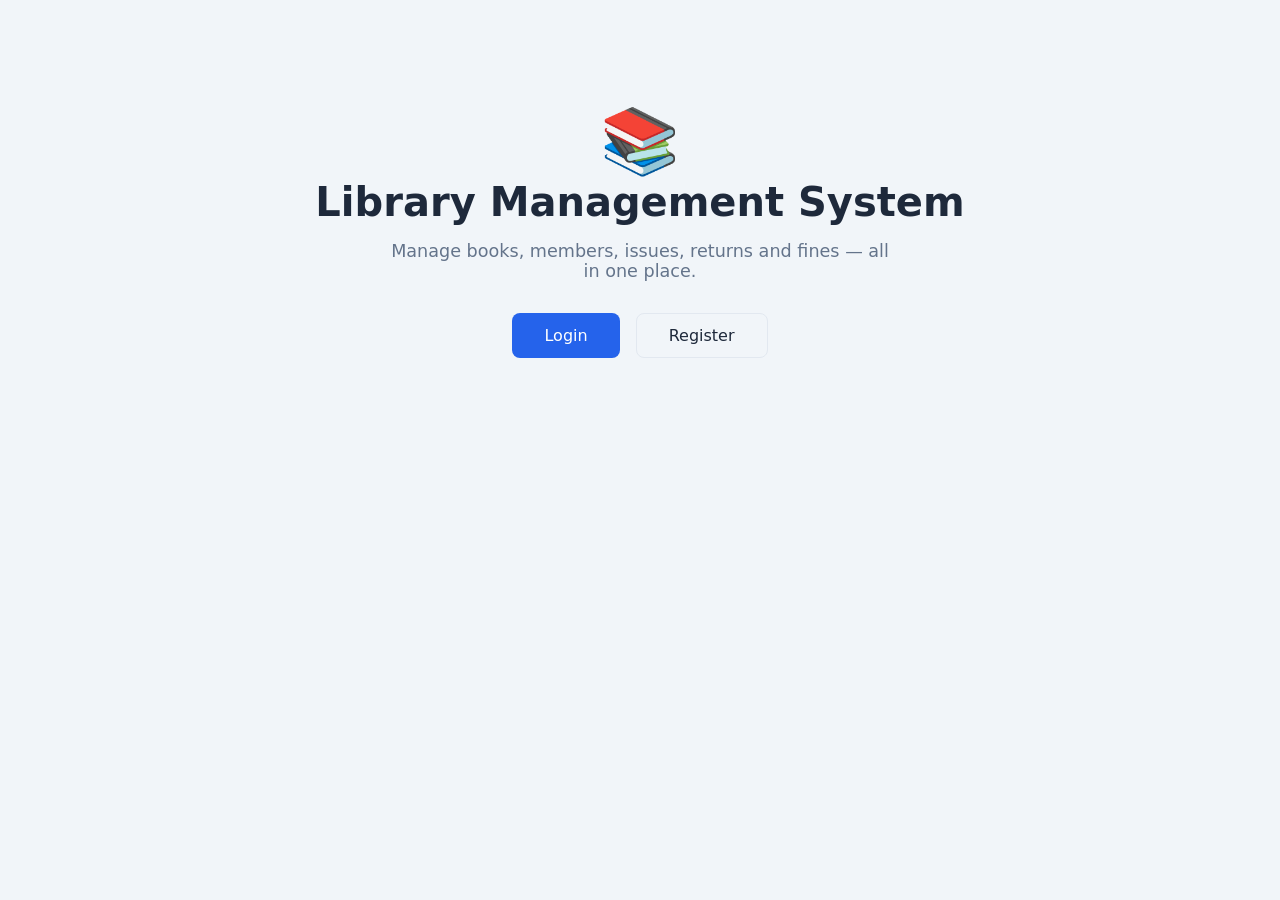
<file: frontend/index.html>
<!DOCTYPE html>
<html lang="en">
<head>
  <meta charset="UTF-8">
  <meta name="viewport" content="width=device-width, initial-scale=1.0">
  <title>Library Management System</title>
  <link rel="stylesheet" href="css/style.css">
  <style>
    .hero { text-align:center; padding: 5rem 1rem; }
    .hero h1 { font-size:2.5rem; margin-bottom:1rem; }
    .hero p  { font-size:1.1rem; color:#64748b; margin-bottom:2rem; max-width:500px; margin-left:auto; margin-right:auto; }
    .hero-btns { display:flex; gap:1rem; justify-content:center; }
  </style>
</head>
<body>
  <main class="container">
    <div class="hero">
      <div style="font-size:4rem">📚</div>
      <h1>Library Management System</h1>
      <p>Manage books, members, issues, returns and fines — all in one place.</p>
      <div class="hero-btns">
        <a href="login.html"    class="btn btn-primary" style="font-size:1rem;padding:.75rem 2rem">Login</a>
        <a href="register.html" class="btn btn-outline" style="font-size:1rem;padding:.75rem 2rem">Register</a>
      </div>
    </div>
  </main>
  <script src="js/api.js"></script>
  <script>if (getToken()) window.location.href = 'dashboard.html';</script>
</body>
</html>
</file>
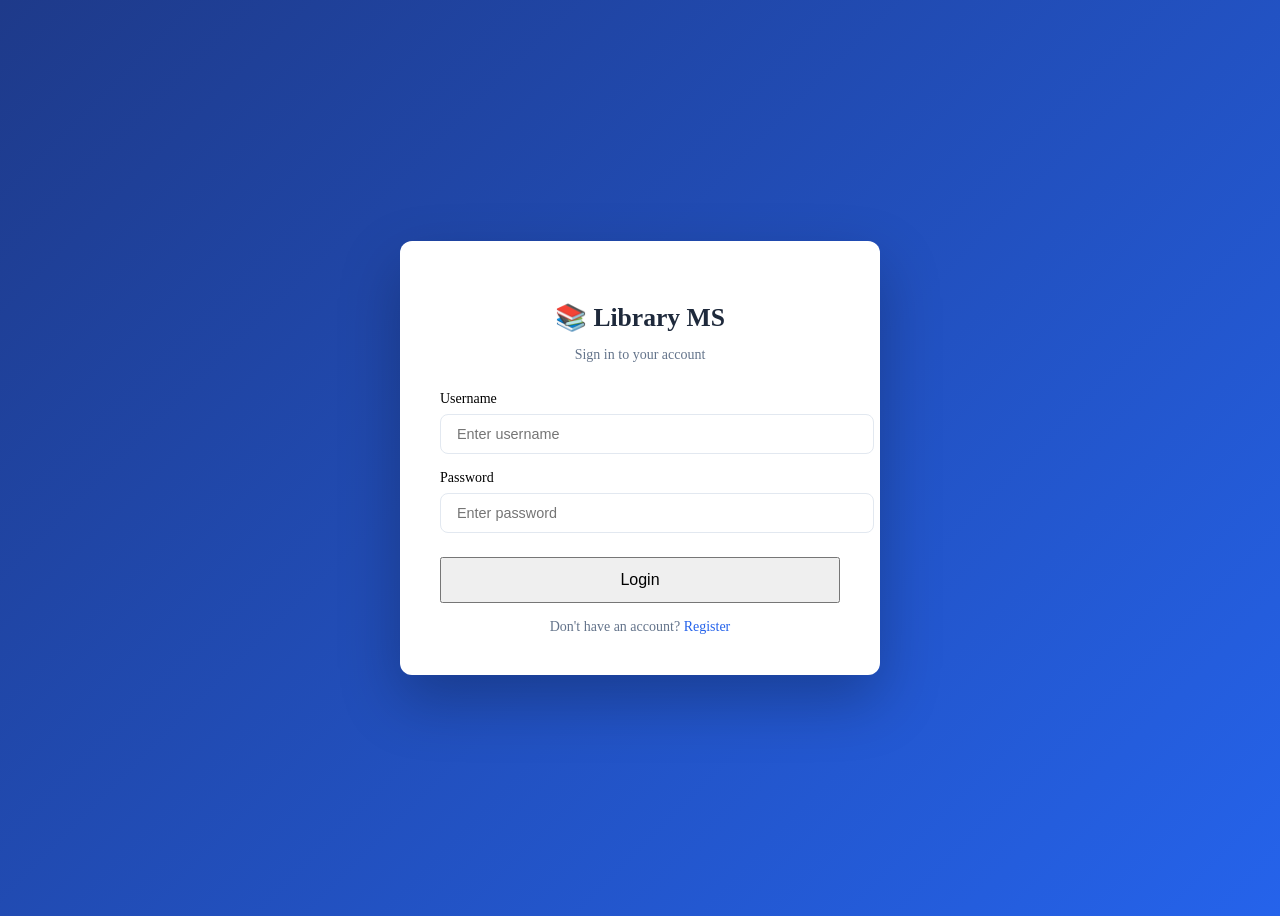
<file: frontend/books.html>
<!DOCTYPE html>
<html lang="en">
<head>
  <meta charset="UTF-8">
  <meta name="viewport" content="width=device-width, initial-scale=1.0">
  <title>Books – Library Management System</title>
  <link rel="stylesheet" href="css/style.css">
</head>
<body>
  <header>
    <div class="logo">📚 <span>Library MS</span></div>
    <nav>
      <a href="dashboard.html">Dashboard</a>
      <a href="books.html">Books</a>
      <a href="members.html">Members</a>
      <a href="issue-book.html">Issue/Return</a>
      <a href="fines.html">Fines</a>
      <a href="reports.html">Reports</a>
    </nav>
    <div style="color:#fff;font-size:.85rem">👤 <span id="user-name"></span> &nbsp;
      <a href="#" onclick="logout()" style="color:rgba(255,255,255,.7);font-size:.8rem">Logout</a>
    </div>
  </header>

  <main class="container">
    <div class="page-header">
      <h1 class="page-title">Books</h1>
      <button class="btn btn-primary" onclick="openAdd()">+ Add Book</button>
    </div>
    <div id="alert-area"></div>
    <div class="card">
      <div class="search-bar">
        <input type="text" id="search-input" placeholder="Search title, author or ISBN…">
      </div>
      <div class="table-wrapper">
        <table>
          <thead>
            <tr><th>#</th><th>Title</th><th>Author</th><th>Category</th><th>ISBN</th><th>Copies</th><th>Actions</th></tr>
          </thead>
          <tbody id="books-table"><tr><td colspan="7">Loading…</td></tr></tbody>
        </table>
      </div>
    </div>
  </main>

  <!-- Add/Edit Modal -->
  <div class="modal-overlay" id="book-modal">
    <div class="modal">
      <div class="modal-header">
        <span class="modal-title" id="modal-title">Add Book</span>
        <button class="modal-close" onclick="closeModal()">×</button>
      </div>
      <form id="book-form">
        <div class="form-row">
          <div class="form-group">
            <label>Title *</label>
            <input type="text" id="f-title" required>
          </div>
          <div class="form-group">
            <label>Author *</label>
            <input type="text" id="f-author" required>
          </div>
        </div>
        <div class="form-row">
          <div class="form-group">
            <label>ISBN</label>
            <input type="text" id="f-isbn">
          </div>
          <div class="form-group">
            <label>Category</label>
            <input type="text" id="f-category" placeholder="e.g. Fiction, Technology">
          </div>
        </div>
        <div class="form-row">
          <div class="form-group">
            <label>Publisher</label>
            <input type="text" id="f-publisher">
          </div>
          <div class="form-group">
            <label>Year</label>
            <input type="number" id="f-year" min="1000" max="2099">
          </div>
        </div>
        <div class="form-group">
          <label>Total Copies</label>
          <input type="number" id="f-copies" min="1" value="1">
        </div>
        <div style="display:flex;gap:.75rem;justify-content:flex-end;margin-top:1rem">
          <button type="button" class="btn btn-outline" onclick="closeModal()">Cancel</button>
          <button type="submit" class="btn btn-primary">Save</button>
        </div>
      </form>
    </div>
  </div>

  <footer><p>© 2026 Library Management System</p></footer>
  <script src="js/api.js"></script>
  <script src="js/books.js"></script>
</body>
</html>
</file>
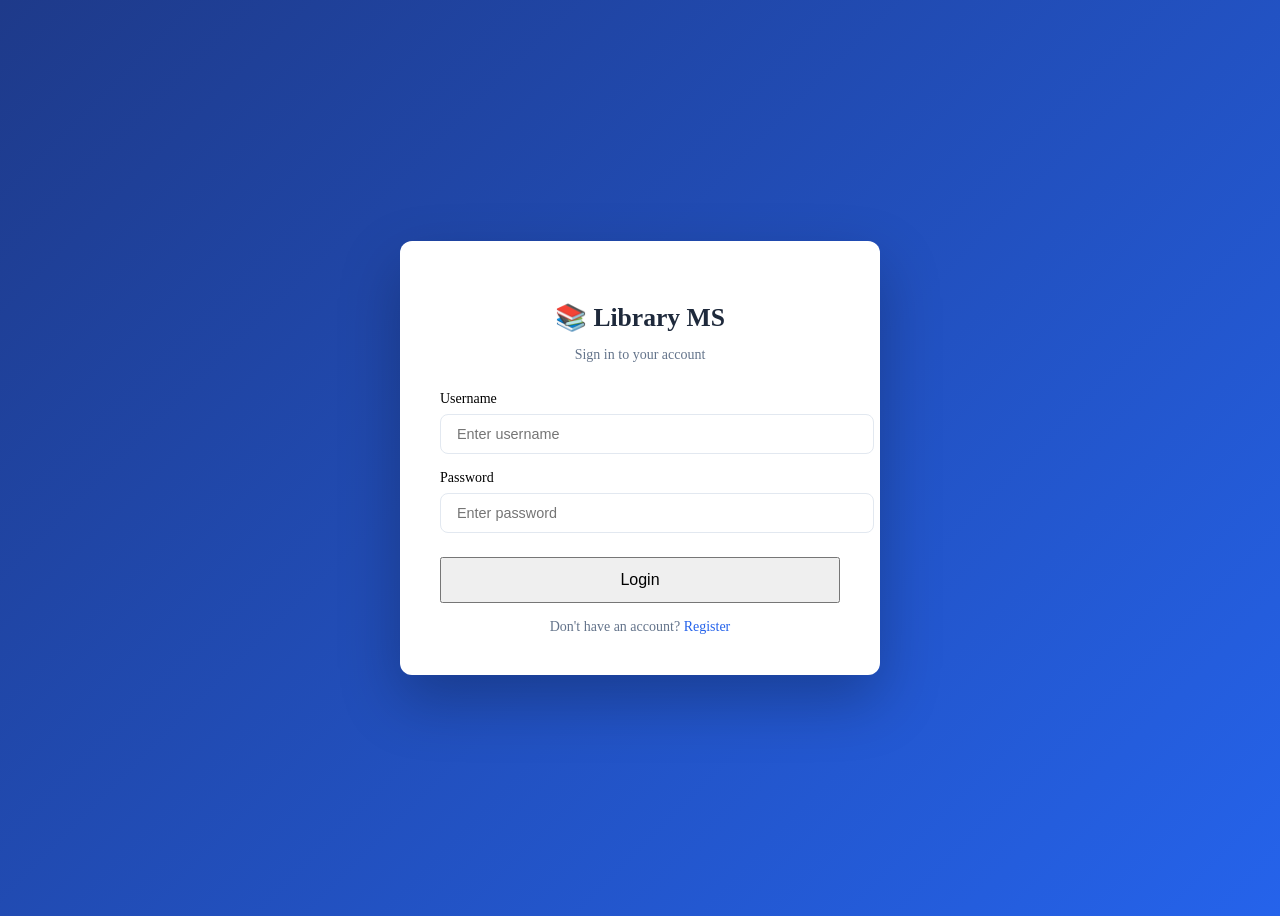
<file: frontend/dashboard.html>
<!DOCTYPE html>
<html lang="en">
<head>
  <meta charset="UTF-8">
  <meta name="viewport" content="width=device-width, initial-scale=1.0">
  <title>Dashboard – Library Management System</title>
  <link rel="stylesheet" href="css/style.css">
</head>
<body>
  <header>
    <div class="logo">📚 <span>Library MS</span></div>
    <nav>
      <a href="dashboard.html">Dashboard</a>
      <a href="books.html">Books</a>
      <a href="members.html">Members</a>
      <a href="issue-book.html">Issue/Return</a>
      <a href="fines.html">Fines</a>
      <a href="reports.html">Reports</a>
    </nav>
    <div style="color:#fff;font-size:.85rem">👤 <span id="user-name"></span> &nbsp;
      <a href="#" onclick="logout()" style="color:rgba(255,255,255,.7);font-size:.8rem">Logout</a>
    </div>
  </header>

  <main class="container">
    <div class="page-header">
      <h1 class="page-title">Dashboard</h1>
    </div>

    <div class="stats-grid">
      <div class="stat-card">
        <div class="value" id="stat-books">–</div>
        <div class="label">Total Books</div>
      </div>
      <div class="stat-card" style="border-left-color:#16a34a">
        <div class="value" style="color:#16a34a" id="stat-members">–</div>
        <div class="label">Members</div>
      </div>
      <div class="stat-card" style="border-left-color:#d97706">
        <div class="value" style="color:#d97706" id="stat-issued">–</div>
        <div class="label">Active Issues</div>
      </div>
      <div class="stat-card" style="border-left-color:#dc2626">
        <div class="value" style="color:#dc2626" id="stat-overdue">–</div>
        <div class="label">Overdue Books</div>
      </div>
      <div class="stat-card" style="border-left-color:#7c3aed">
        <div class="value" style="color:#7c3aed" id="stat-fines">–</div>
        <div class="label">Fines Due</div>
      </div>
    </div>

    <div style="display:grid;grid-template-columns:1fr 1fr;gap:1rem;margin-top:1.5rem">
      <div class="card">
        <div class="card-title">Quick Actions</div>
        <div style="display:flex;flex-direction:column;gap:.75rem">
          <a href="books.html" class="btn btn-primary">📖 Manage Books</a>
          <a href="members.html" class="btn btn-success">👥 Manage Members</a>
          <a href="issue-book.html" class="btn btn-warning">🔄 Issue / Return Book</a>
          <a href="fines.html" class="btn btn-secondary">💰 View Fines</a>
        </div>
      </div>
      <div class="card">
        <div class="card-title">System Info</div>
        <p style="font-size:.875rem;color:#64748b;line-height:1.6">
          Welcome to the Library Management System.<br><br>
          Use the navigation above to manage books, members, issue and return books, and track fines.<br><br>
          Stats refresh every time you visit this page.
        </p>
      </div>
    </div>
  </main>

  <footer><p>© 2026 Library Management System</p></footer>
  <script src="js/api.js"></script>
  <script src="js/dashboard.js"></script>
</body>
</html>
</file>
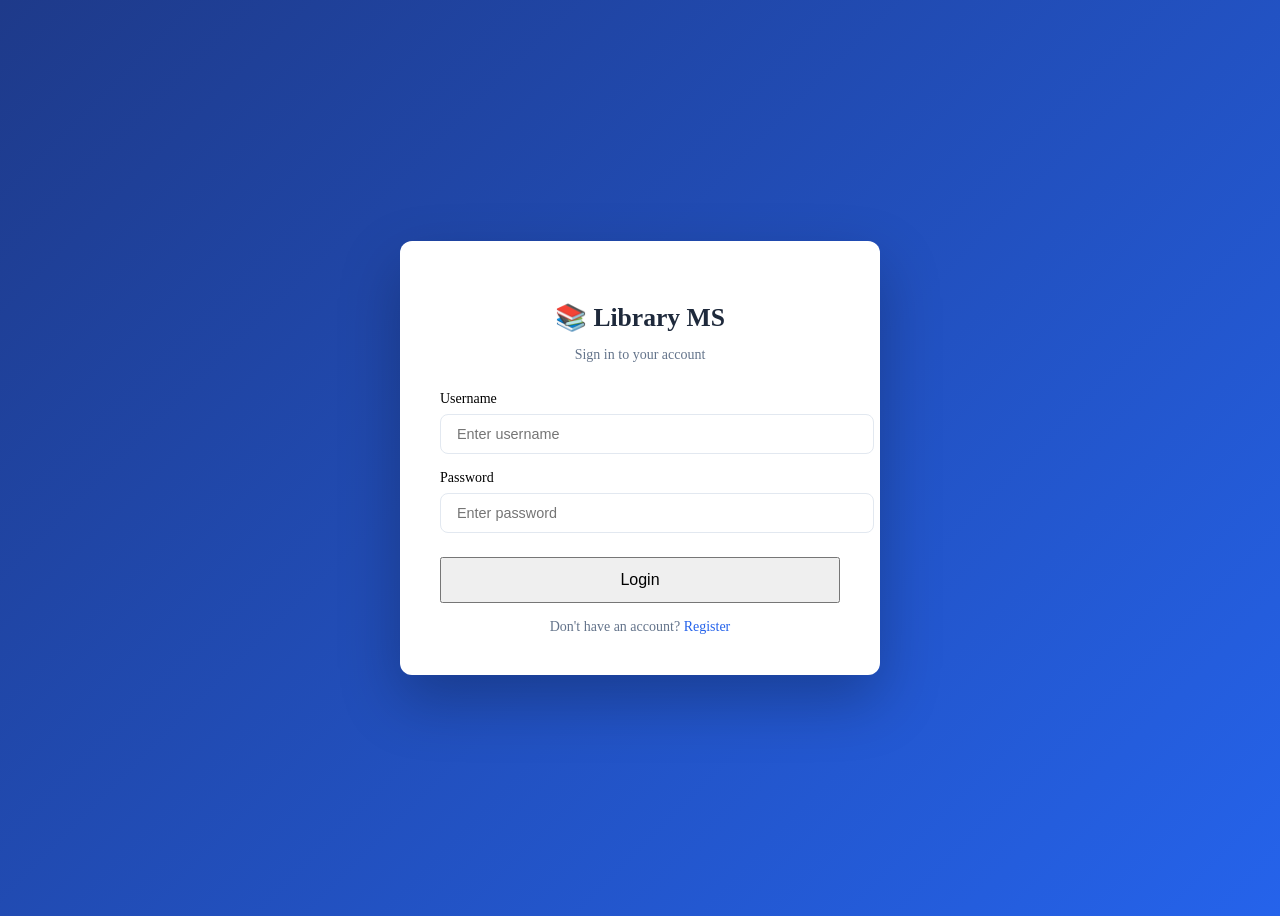
<file: frontend/fines.html>
<!DOCTYPE html>
<html lang="en">
<head>
  <meta charset="UTF-8">
  <meta name="viewport" content="width=device-width, initial-scale=1.0">
  <title>Fines – Library Management System</title>
  <link rel="stylesheet" href="css/style.css">
</head>
<body>
  <header>
    <div class="logo">📚 <span>Library MS</span></div>
    <nav>
      <a href="dashboard.html">Dashboard</a>
      <a href="books.html">Books</a>
      <a href="members.html">Members</a>
      <a href="issue-book.html">Issue/Return</a>
      <a href="fines.html">Fines</a>
      <a href="reports.html">Reports</a>
    </nav>
    <div style="color:#fff;font-size:.85rem">👤 <span id="user-name"></span> &nbsp;
      <a href="#" onclick="logout()" style="color:rgba(255,255,255,.7);font-size:.8rem">Logout</a>
    </div>
  </header>

  <main class="container">
    <div class="page-header">
      <h1 class="page-title">Fines</h1>
    </div>
    <div id="alert-area"></div>
    <div class="card">
      <div class="table-wrapper">
        <table>
          <thead>
            <tr><th>#</th><th>Member</th><th>Book</th><th>Amount</th><th>Status</th></tr>
          </thead>
          <tbody id="fines-table"><tr><td colspan="5">Loading…</td></tr></tbody>
        </table>
      </div>
    </div>
  </main>

  <footer><p>© 2026 Library Management System</p></footer>
  <script src="js/api.js"></script>
  <script src="js/fines.js"></script>
</body>
</html>
</file>
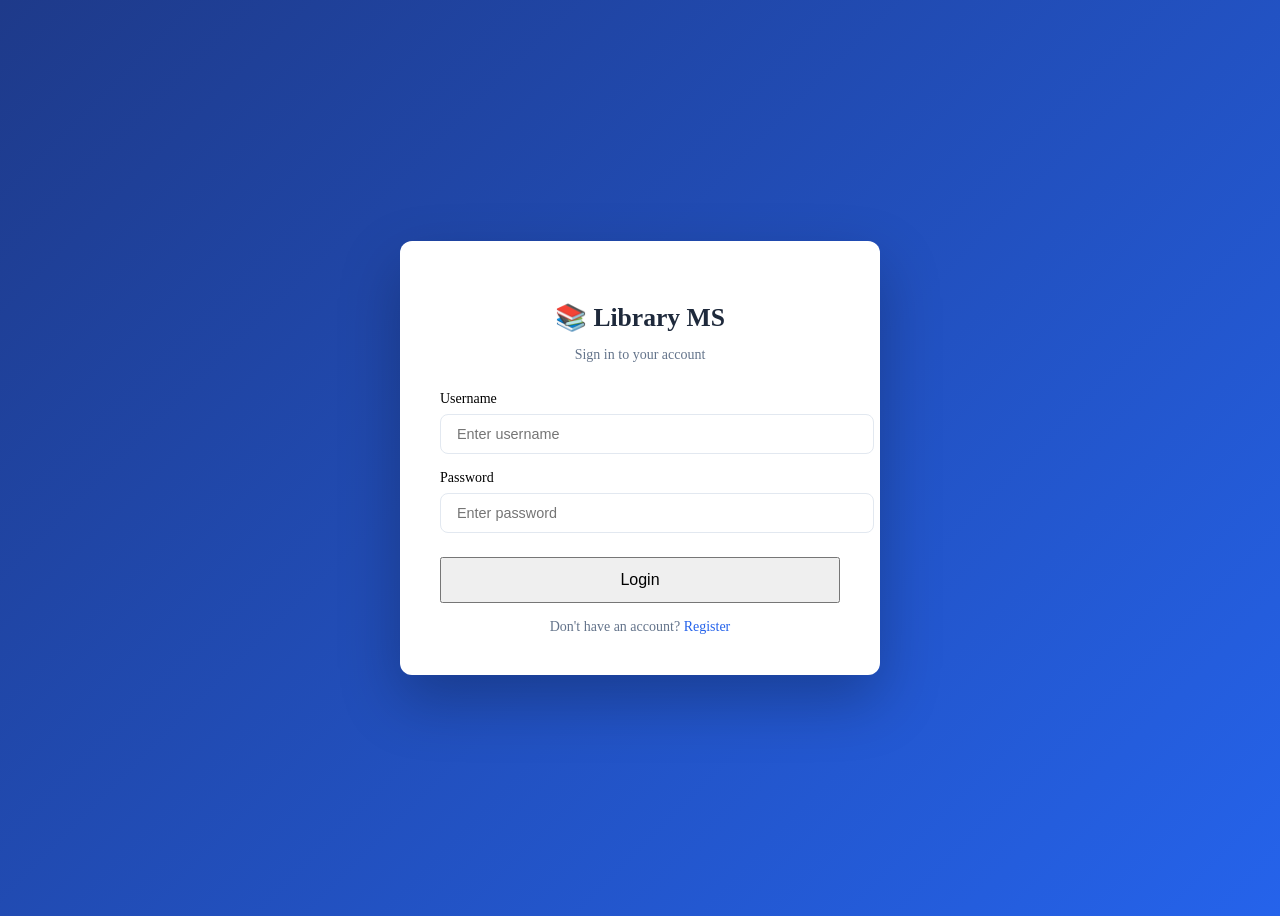
<file: frontend/issue-book.html>
<!DOCTYPE html>
<html lang="en">
<head>
  <meta charset="UTF-8">
  <meta name="viewport" content="width=device-width, initial-scale=1.0">
  <title>Issue / Return – Library Management System</title>
  <link rel="stylesheet" href="css/style.css">
</head>
<body>
  <header>
    <div class="logo">📚 <span>Library MS</span></div>
    <nav>
      <a href="dashboard.html">Dashboard</a>
      <a href="books.html">Books</a>
      <a href="members.html">Members</a>
      <a href="issue-book.html">Issue/Return</a>
      <a href="fines.html">Fines</a>
      <a href="reports.html">Reports</a>
    </nav>
    <div style="color:#fff;font-size:.85rem">👤 <span id="user-name"></span> &nbsp;
      <a href="#" onclick="logout()" style="color:rgba(255,255,255,.7);font-size:.8rem">Logout</a>
    </div>
  </header>

  <main class="container">
    <div class="page-header">
      <h1 class="page-title">Issue / Return Books</h1>
    </div>
    <div id="alert-area"></div>

    <div style="display:grid;grid-template-columns:340px 1fr;gap:1.25rem">
      <!-- Issue Form -->
      <div class="card">
        <div class="card-title">Issue a Book</div>
        <form id="issue-form">
          <div class="form-group">
            <label>Book ID</label>
            <input type="number" id="f-book_id" placeholder="Enter book ID" required min="1">
          </div>
          <div class="form-group">
            <label>Member ID</label>
            <input type="number" id="f-member_id" placeholder="Enter member ID" required min="1">
          </div>
          <p style="font-size:.8rem;color:#64748b;margin-bottom:.75rem">Loan period: 14 days. Fine: ₹2/day overdue.</p>
          <button type="submit" class="btn btn-primary" style="width:100%">Issue Book</button>
        </form>
      </div>

      <!-- Active Issues Table -->
      <div class="card">
        <div class="card-title">Active Issues</div>
        <div class="table-wrapper">
          <table>
            <thead>
              <tr><th>#</th><th>Book</th><th>Member</th><th>Issued</th><th>Due Date</th><th>Action</th></tr>
            </thead>
            <tbody id="issues-table"><tr><td colspan="6">Loading…</td></tr></tbody>
          </table>
        </div>
      </div>
    </div>
  </main>

  <footer><p>© 2026 Library Management System</p></footer>
  <script src="js/api.js"></script>
  <script src="js/issue.js"></script>
</body>
</html>
</file>
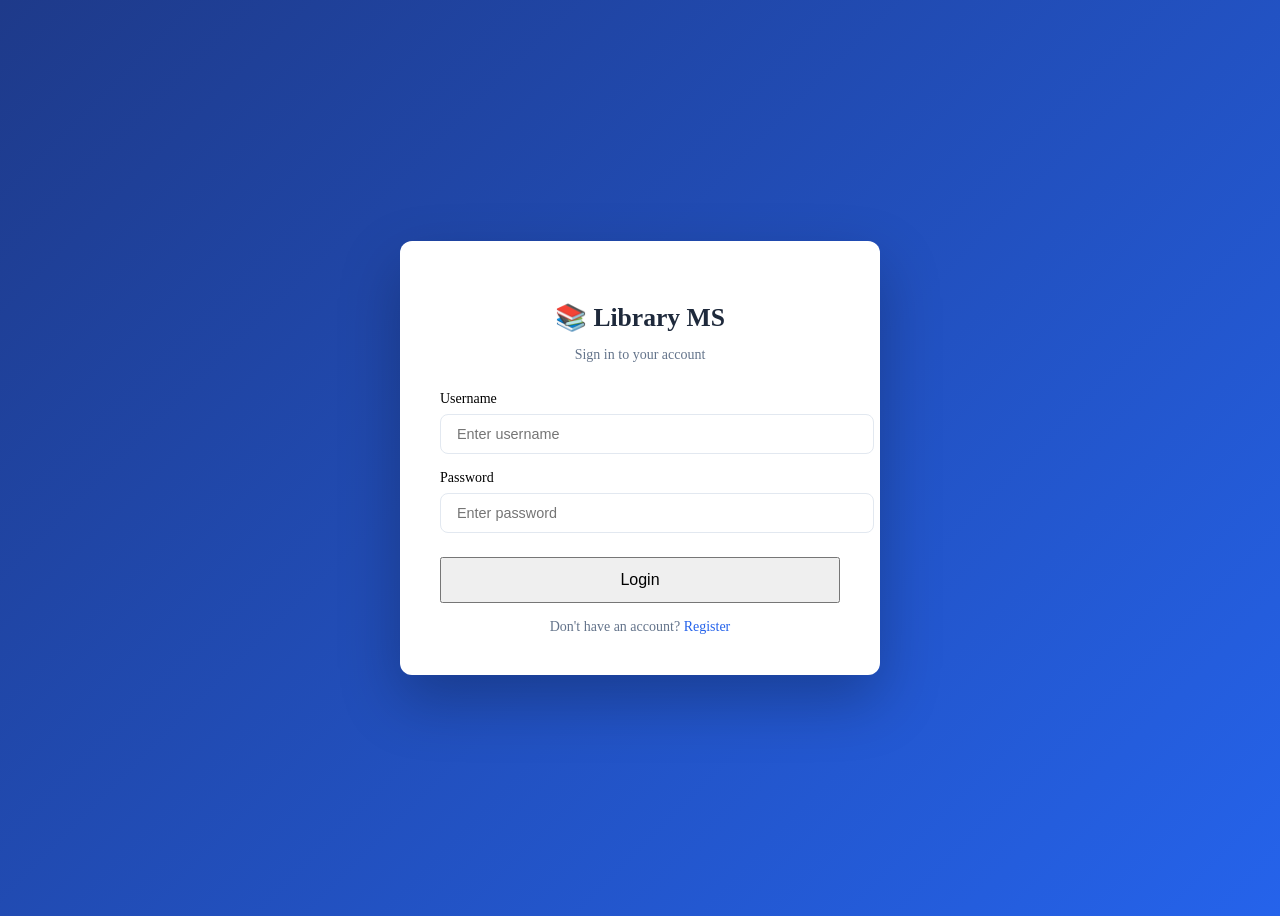
<file: frontend/login.html>
<!DOCTYPE html>
<html lang="en">
<head>
  <meta charset="UTF-8">
  <meta name="viewport" content="width=device-width, initial-scale=1.0">
  <title>Login – Library Management System</title>
  <link rel="stylesheet" href="css/login.css">
</head>
<body>
  <div class="login-box">
    <h2>📚 Library MS</h2>
    <p class="subtitle">Sign in to your account</p>
    <div id="alert-area"></div>
    <form id="loginForm">
      <div class="form-group">
        <label for="username">Username</label>
        <input type="text" id="username" placeholder="Enter username" required>
      </div>
      <div class="form-group">
        <label for="password">Password</label>
        <input type="password" id="password" placeholder="Enter password" required>
        <div id="login-error" class="error-msg"></div>
      </div>
      <button type="submit" class="btn btn-primary">Login</button>
    </form>
    <div class="links">
      Don't have an account? <a href="register.html">Register</a>
    </div>
  </div>
  <script src="js/api.js"></script>
  <script src="js/login.js"></script>
</body>
</html>
</file>
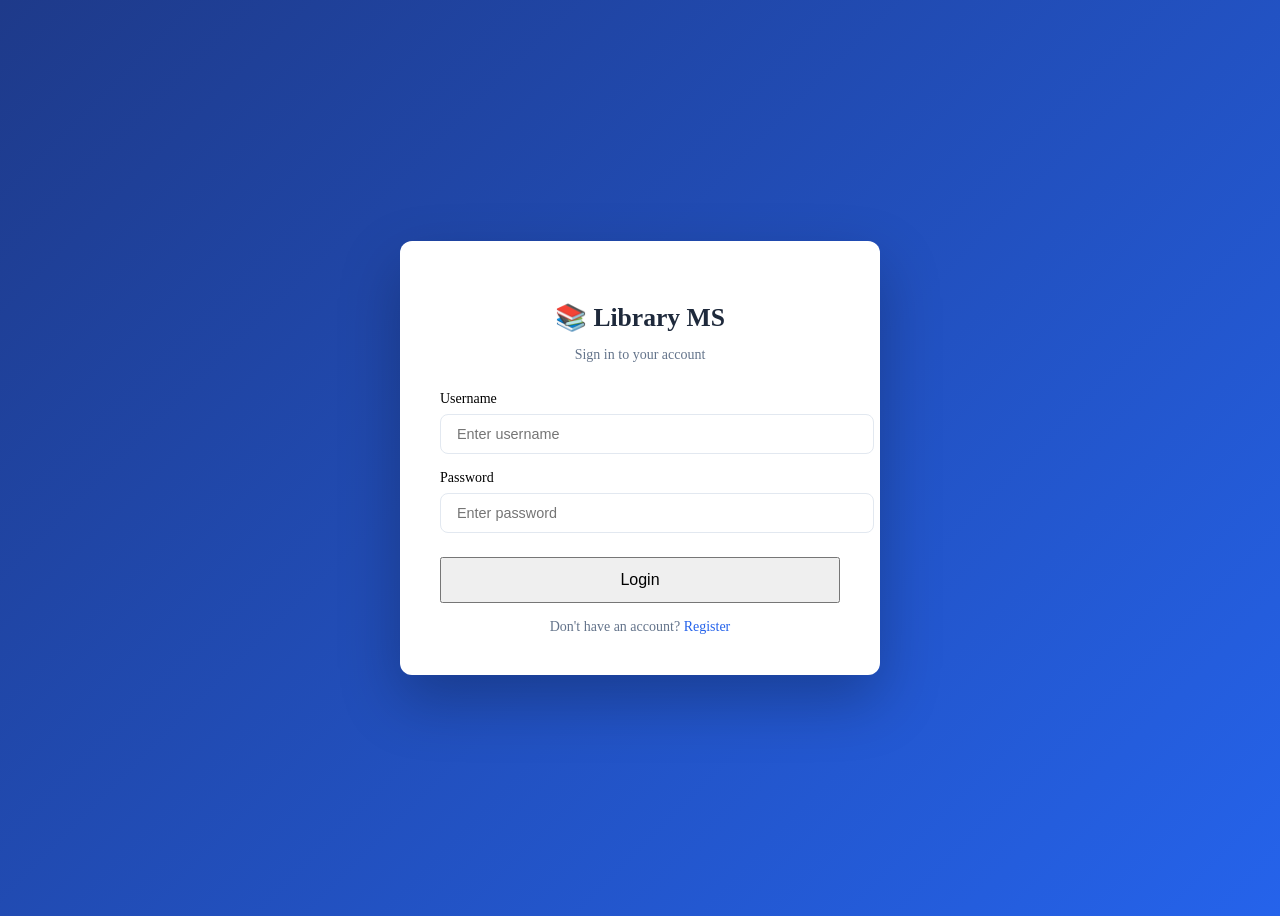
<file: frontend/members.html>
<!DOCTYPE html>
<html lang="en">
<head>
  <meta charset="UTF-8">
  <meta name="viewport" content="width=device-width, initial-scale=1.0">
  <title>Members – Library Management System</title>
  <link rel="stylesheet" href="css/style.css">
</head>
<body>
  <header>
    <div class="logo">📚 <span>Library MS</span></div>
    <nav>
      <a href="dashboard.html">Dashboard</a>
      <a href="books.html">Books</a>
      <a href="members.html">Members</a>
      <a href="issue-book.html">Issue/Return</a>
      <a href="fines.html">Fines</a>
      <a href="reports.html">Reports</a>
    </nav>
    <div style="color:#fff;font-size:.85rem">👤 <span id="user-name"></span> &nbsp;
      <a href="#" onclick="logout()" style="color:rgba(255,255,255,.7);font-size:.8rem">Logout</a>
    </div>
  </header>

  <main class="container">
    <div class="page-header">
      <h1 class="page-title">Members</h1>
      <button class="btn btn-primary" onclick="openAddMember()">+ Add Member</button>
    </div>
    <div id="alert-area"></div>
    <div class="card">
      <div class="table-wrapper">
        <table>
          <thead>
            <tr><th>#</th><th>Name</th><th>Email</th><th>Phone</th><th>Status</th><th>Actions</th></tr>
          </thead>
          <tbody id="members-table"><tr><td colspan="6">Loading…</td></tr></tbody>
        </table>
      </div>
    </div>
  </main>

  <!-- Modal -->
  <div class="modal-overlay" id="member-modal">
    <div class="modal">
      <div class="modal-header">
        <span class="modal-title" id="modal-title">Add Member</span>
        <button class="modal-close" onclick="closeModal()">×</button>
      </div>
      <form id="member-form">
        <div class="form-group">
          <label>Full Name *</label>
          <input type="text" id="f-full_name" required>
        </div>
        <div class="form-group">
          <label>Email *</label>
          <input type="email" id="f-email" required>
        </div>
        <div class="form-row">
          <div class="form-group">
            <label>Phone</label>
            <input type="text" id="f-phone">
          </div>
        </div>
        <div class="form-group">
          <label>Address</label>
          <textarea id="f-address" rows="2"></textarea>
        </div>
        <div style="display:flex;gap:.75rem;justify-content:flex-end;margin-top:1rem">
          <button type="button" class="btn btn-outline" onclick="closeModal()">Cancel</button>
          <button type="submit" class="btn btn-primary">Save</button>
        </div>
      </form>
    </div>
  </div>

  <footer><p>© 2026 Library Management System</p></footer>
  <script src="js/api.js"></script>
  <script src="js/members.js"></script>
</body>
</html>
</file>
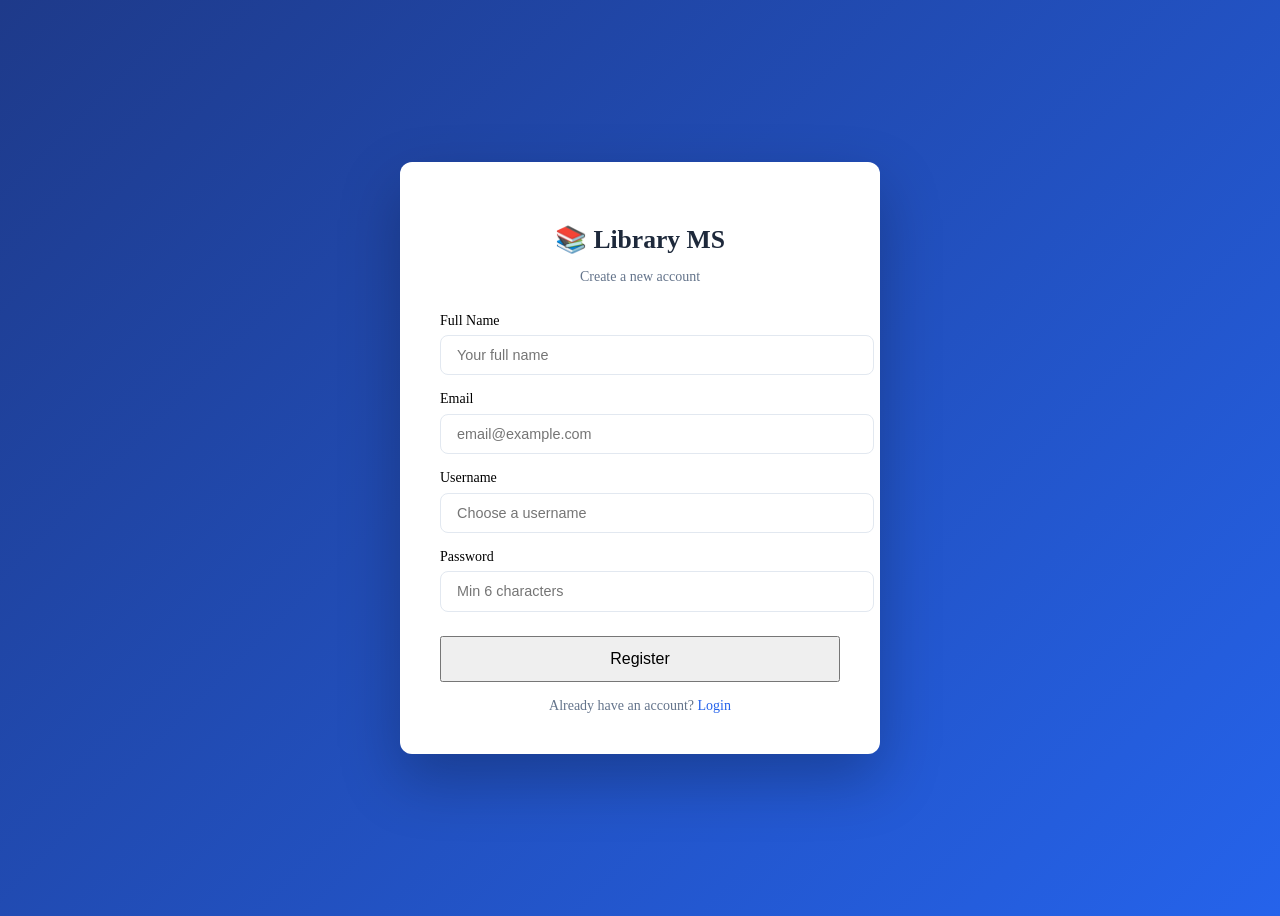
<file: frontend/register.html>
<!DOCTYPE html>
<html lang="en">
<head>
  <meta charset="UTF-8">
  <meta name="viewport" content="width=device-width, initial-scale=1.0">
  <title>Register – Library Management System</title>
  <link rel="stylesheet" href="css/login.css">
</head>
<body>
  <div class="login-box">
    <h2>📚 Library MS</h2>
    <p class="subtitle">Create a new account</p>
    <div id="alert-area"></div>
    <form id="registerForm">
      <div class="form-group">
        <label>Full Name</label>
        <input type="text" id="full_name" placeholder="Your full name" required>
      </div>
      <div class="form-group">
        <label>Email</label>
        <input type="email" id="email" placeholder="email@example.com" required>
      </div>
      <div class="form-group">
        <label>Username</label>
        <input type="text" id="username" placeholder="Choose a username" required minlength="3">
      </div>
      <div class="form-group">
        <label>Password</label>
        <!-- FIX: added minlength="6" so browser enforces the stated "Min 6 characters" rule -->
        <input type="password" id="password" placeholder="Min 6 characters" required minlength="6">
        <div id="reg-error" class="error-msg"></div>
      </div>
      <button type="submit" class="btn btn-primary">Register</button>
    </form>
    <div class="links">Already have an account? <a href="login.html">Login</a></div>
  </div>
  <script src="js/api.js"></script>
  <script>
    document.getElementById('registerForm').addEventListener('submit', async function(e) {
      e.preventDefault();
      const errEl = document.getElementById('reg-error');
      errEl.textContent = '';
      const password = document.getElementById('password').value;
      // FIX: explicit JS-side length check as a second layer of defense
      if (password.length < 6) {
        errEl.textContent = 'Password must be at least 6 characters.';
        return;
      }
      const btn = this.querySelector('button[type="submit"]');
      btn.disabled = true; btn.textContent = 'Registering…';
      const body = {
        full_name: document.getElementById('full_name').value,
        email:     document.getElementById('email').value,
        username:  document.getElementById('username').value,
        password:  password
      };
      try {
        const res = await fetch('https://library-management-system-sx56.onrender.com/api/auth/register', {
          method: 'POST', headers: {'Content-Type':'application/json'}, body: JSON.stringify(body)
        });
        const data = await res.json();
        if (data.status === 'success') {
          document.getElementById('alert-area').innerHTML = '<div class="alert alert-success">Registered! Redirecting…</div>';
          setTimeout(() => window.location.href = 'login.html', 1500);
        } else {
          errEl.textContent = data.message;
        }
      } catch { errEl.textContent = 'Server not reachable'; }
      finally { btn.disabled = false; btn.textContent = 'Register'; }
    });
  </script>
</body>
</html>
</file>
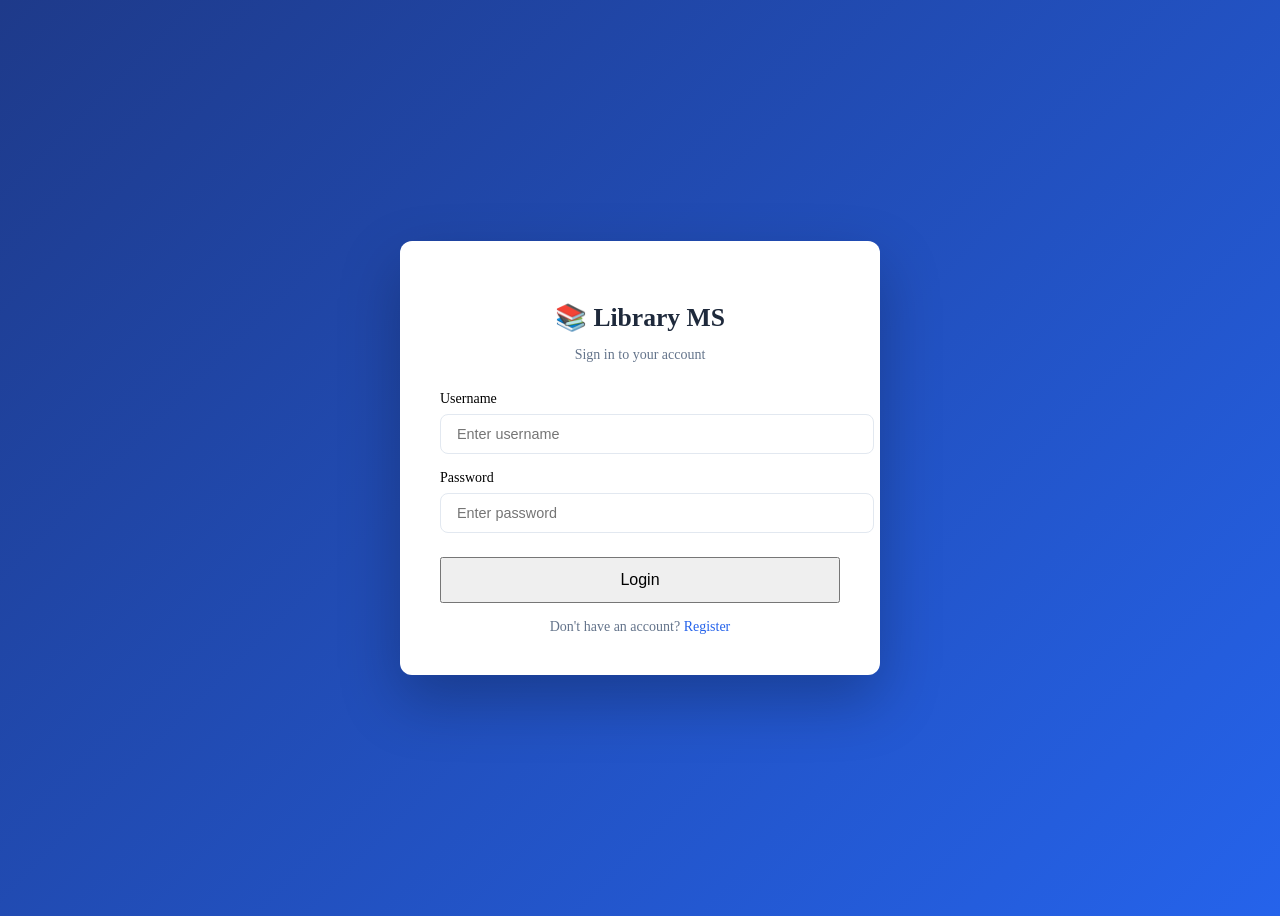
<file: frontend/reports.html>
<!DOCTYPE html>
<html lang="en">
<head>
  <meta charset="UTF-8">
  <meta name="viewport" content="width=device-width, initial-scale=1.0">
  <title>Reports – Library Management System</title>
  <link rel="stylesheet" href="css/style.css">
</head>
<body>
  <header>
    <div class="logo">📚 <span>Library MS</span></div>
    <nav>
      <a href="dashboard.html">Dashboard</a>
      <a href="books.html">Books</a>
      <a href="members.html">Members</a>
      <a href="issue-book.html">Issue/Return</a>
      <a href="fines.html">Fines</a>
      <a href="reports.html">Reports</a>
    </nav>
    <div style="color:#fff;font-size:.85rem">👤 <span id="user-name"></span> &nbsp;
      <a href="#" onclick="logout()" style="color:rgba(255,255,255,.7);font-size:.8rem">Logout</a>
    </div>
  </header>

  <main class="container">
    <div class="page-header">
      <h1 class="page-title">Reports</h1>
      <button class="btn btn-primary" onclick="loadAll()">↻ Refresh</button>
    </div>
    <div id="alert-area"></div>

    <div style="display:grid;grid-template-columns:1fr 1fr;gap:1.25rem">
      <div class="card">
        <div class="card-title">📚 Most Popular Books</div>
        <div class="table-wrapper">
          <table>
            <thead><tr><th>Title</th><th>Author</th><th>Times Issued</th></tr></thead>
            <tbody id="popular-table"><tr><td colspan="3">Loading…</td></tr></tbody>
          </table>
        </div>
      </div>
      <div class="card">
        <div class="card-title">👥 Most Active Members</div>
        <div class="table-wrapper">
          <table>
            <thead><tr><th>Name</th><th>Email</th><th>Books Borrowed</th></tr></thead>
            <tbody id="members-table"><tr><td colspan="3">Loading…</td></tr></tbody>
          </table>
        </div>
      </div>
    </div>
  </main>

  <footer><p>© 2026 Library Management System</p></footer>
  <script src="js/api.js"></script>
  <script>
    requireAuth();
    async function loadAll() {
      const [p, m] = await Promise.all([
        apiCall('/reports/popular-books'),
        apiCall('/reports/active-members')
      ]);
      const pt = document.getElementById('popular-table');
      pt.innerHTML = p?.data?.length
        ? p.data.map(b => `<tr><td>${b.title}</td><td>${b.author}</td><td><strong>${b.times_issued}</strong></td></tr>`).join('')
        : '<tr><td colspan="3">No data yet</td></tr>';
      const mt = document.getElementById('members-table');
      mt.innerHTML = m?.data?.length
        ? m.data.map(mb => `<tr><td>${mb.full_name}</td><td>${mb.email}</td><td><strong>${mb.books_borrowed}</strong></td></tr>`).join('')
        : '<tr><td colspan="3">No data yet</td></tr>';
    }
    loadAll();
  </script>
</body>
</html>
</file>
<file: frontend/css/style.css>
/* style.css – Library Management System */
:root {
  --primary: #2563eb;
  --primary-dark: #1d4ed8;
  --secondary: #64748b;
  --success: #16a34a;
  --danger: #dc2626;
  --warning: #d97706;
  --bg: #f1f5f9;
  --white: #ffffff;
  --card: #ffffff;
  --text: #1e293b;
  --text-muted: #64748b;
  --border: #e2e8f0;
  --radius: 8px;
  --shadow: 0 1px 3px rgba(0,0,0,.1), 0 1px 2px rgba(0,0,0,.06);
  --shadow-md: 0 4px 6px -1px rgba(0,0,0,.1);
}

* { box-sizing: border-box; margin: 0; padding: 0; }

body {
  font-family: 'Segoe UI', system-ui, sans-serif;
  background: var(--bg);
  color: var(--text);
  min-height: 100vh;
}

/* ── Header / Nav ── */
header {
  background: var(--primary);
  color: #fff;
  padding: 0 1.5rem;
  display: flex;
  align-items: center;
  justify-content: space-between;
  height: 60px;
  box-shadow: var(--shadow-md);
  position: sticky; top: 0; z-index: 100;
}
.logo { display: flex; align-items: center; gap: .6rem; font-size: 1.2rem; font-weight: 700; }
nav { display: flex; gap: .25rem; }
nav a {
  color: rgba(255,255,255,.85);
  text-decoration: none;
  padding: .4rem .75rem;
  border-radius: var(--radius);
  font-size: .875rem;
  transition: background .15s;
}
nav a:hover, nav a.active { background: rgba(255,255,255,.2); color: #fff; }

/* ── Layout ── */
.container { max-width: 1200px; margin: 0 auto; padding: 1.5rem; }

/* ── Cards ── */
.card {
  background: var(--card);
  border-radius: var(--radius);
  box-shadow: var(--shadow);
  padding: 1.5rem;
  margin-bottom: 1.25rem;
}
.card-title { font-size: 1.1rem; font-weight: 600; margin-bottom: 1rem; color: var(--text); }

/* ── Stats grid ── */
.stats-grid { display: grid; grid-template-columns: repeat(auto-fit, minmax(180px, 1fr)); gap: 1rem; }
.stat-card {
  background: var(--white);
  border-radius: var(--radius);
  padding: 1.25rem;
  text-align: center;
  box-shadow: var(--shadow);
  border-left: 4px solid var(--primary);
}
.stat-card .value { font-size: 2rem; font-weight: 700; color: var(--primary); }
.stat-card .label { font-size: .8rem; color: var(--text-muted); margin-top: .25rem; }

/* ── Table ── */
.table-wrapper { overflow-x: auto; }
table { width: 100%; border-collapse: collapse; font-size: .875rem; }
th, td { padding: .75rem 1rem; text-align: left; border-bottom: 1px solid var(--border); }
th { background: #f8fafc; font-weight: 600; color: var(--text-muted); font-size: .8rem; text-transform: uppercase; letter-spacing: .05em; }
tr:hover td { background: #f8fafc; }

/* ── Forms ── */
.form-group { margin-bottom: 1rem; }
.form-group label { display: block; font-size: .875rem; font-weight: 500; margin-bottom: .4rem; color: var(--text); }
input, select, textarea {
  width: 100%;
  padding: .6rem .85rem;
  border: 1px solid var(--border);
  border-radius: var(--radius);
  font-size: .9rem;
  outline: none;
  transition: border-color .15s;
  background: var(--white);
}
input:focus, select:focus, textarea:focus { border-color: var(--primary); box-shadow: 0 0 0 3px rgba(37,99,235,.15); }
.form-row { display: grid; grid-template-columns: 1fr 1fr; gap: 1rem; }

/* ── Buttons ── */
.btn {
  display: inline-flex; align-items: center; gap: .4rem;
  padding: .55rem 1.1rem;
  border: none; border-radius: var(--radius);
  font-size: .875rem; font-weight: 500;
  cursor: pointer; transition: all .15s;
  text-decoration: none;
}
.btn-primary { background: var(--primary); color: #fff; }
.btn-primary:hover { background: var(--primary-dark); }
.btn-success { background: var(--success); color: #fff; }
.btn-danger  { background: var(--danger);  color: #fff; }
.btn-warning { background: var(--warning); color: #fff; }
.btn-secondary { background: var(--secondary); color: #fff; }
.btn-outline { background: transparent; border: 1px solid var(--border); color: var(--text); }
.btn-sm { padding: .35rem .7rem; font-size: .8rem; }

/* ── Badge ── */
.badge {
  display: inline-block;
  padding: .2rem .55rem;
  border-radius: 9999px;
  font-size: .75rem;
  font-weight: 600;
}
.badge-success { background: #dcfce7; color: #15803d; }
.badge-danger  { background: #fee2e2; color: #b91c1c; }
.badge-warning { background: #fef9c3; color: #a16207; }
.badge-info    { background: #dbeafe; color: #1d4ed8; }

/* ── Alert ── */
.alert { padding: .85rem 1rem; border-radius: var(--radius); margin-bottom: 1rem; font-size: .875rem; }
.alert-success { background: #dcfce7; color: #15803d; border-left: 4px solid #16a34a; }
.alert-error   { background: #fee2e2; color: #b91c1c; border-left: 4px solid #dc2626; }

/* ── Search bar ── */
.search-bar { display: flex; gap: .5rem; margin-bottom: 1rem; }
.search-bar input { max-width: 320px; }

/* ── Modal ── */
.modal-overlay {
  display: none; position: fixed; inset: 0;
  background: rgba(0,0,0,.5); z-index: 200;
  align-items: center; justify-content: center;
}
.modal-overlay.open { display: flex; }
.modal {
  background: var(--white); border-radius: var(--radius);
  padding: 2rem; width: 90%; max-width: 480px;
  box-shadow: 0 20px 60px rgba(0,0,0,.2);
}
.modal-header { display: flex; justify-content: space-between; align-items: center; margin-bottom: 1.25rem; }
.modal-title { font-size: 1.1rem; font-weight: 700; }
.modal-close { background: none; border: none; font-size: 1.4rem; cursor: pointer; color: var(--text-muted); }

/* ── Page header ── */
.page-header { display: flex; justify-content: space-between; align-items: center; margin-bottom: 1.5rem; }
.page-title { font-size: 1.5rem; font-weight: 700; }

/* ── Spinner ── */
.spinner { display: inline-block; width: 20px; height: 20px; border: 3px solid var(--border); border-top-color: var(--primary); border-radius: 50%; animation: spin .7s linear infinite; }
@keyframes spin { to { transform: rotate(360deg); } }

/* ── Footer ── */
footer { text-align: center; padding: 1.5rem; color: var(--text-muted); font-size: .8rem; margin-top: 2rem; border-top: 1px solid var(--border); }

/* ── Responsive ── */
@media (max-width: 768px) {
  nav { display: none; }
  .form-row { grid-template-columns: 1fr; }
  .stats-grid { grid-template-columns: 1fr 1fr; }
}
</file>
<file: frontend/css/login.css>
/* login.css */
body { background: linear-gradient(135deg, #1e3a8a 0%, #2563eb 100%); display: flex; align-items: center; justify-content: center; min-height: 100vh; }
.login-box {
  background: #fff; border-radius: 12px; padding: 2.5rem;
  width: 100%; max-width: 400px;
  box-shadow: 0 25px 60px rgba(0,0,0,.25);
}
.login-box h2 { text-align: center; margin-bottom: .4rem; font-size: 1.6rem; color: #1e293b; }
.login-box .subtitle { text-align: center; color: #64748b; font-size: .875rem; margin-bottom: 1.75rem; }
.login-box .form-group { margin-bottom: 1rem; }
.login-box label { font-size: .875rem; font-weight: 500; display: block; margin-bottom: .4rem; }
.login-box input { width: 100%; padding: .7rem 1rem; border: 1px solid #e2e8f0; border-radius: 8px; font-size: .9rem; outline: none; }
.login-box input:focus { border-color: #2563eb; box-shadow: 0 0 0 3px rgba(37,99,235,.15); }
.login-box .btn { width: 100%; padding: .75rem; font-size: 1rem; justify-content: center; margin-top: .5rem; }
.login-box .links { text-align: center; margin-top: 1rem; font-size: .875rem; color: #64748b; }
.login-box .links a { color: #2563eb; text-decoration: none; font-weight: 500; }
.error-msg { color: #dc2626; font-size: .8rem; margin-top: .25rem; }
</file>
